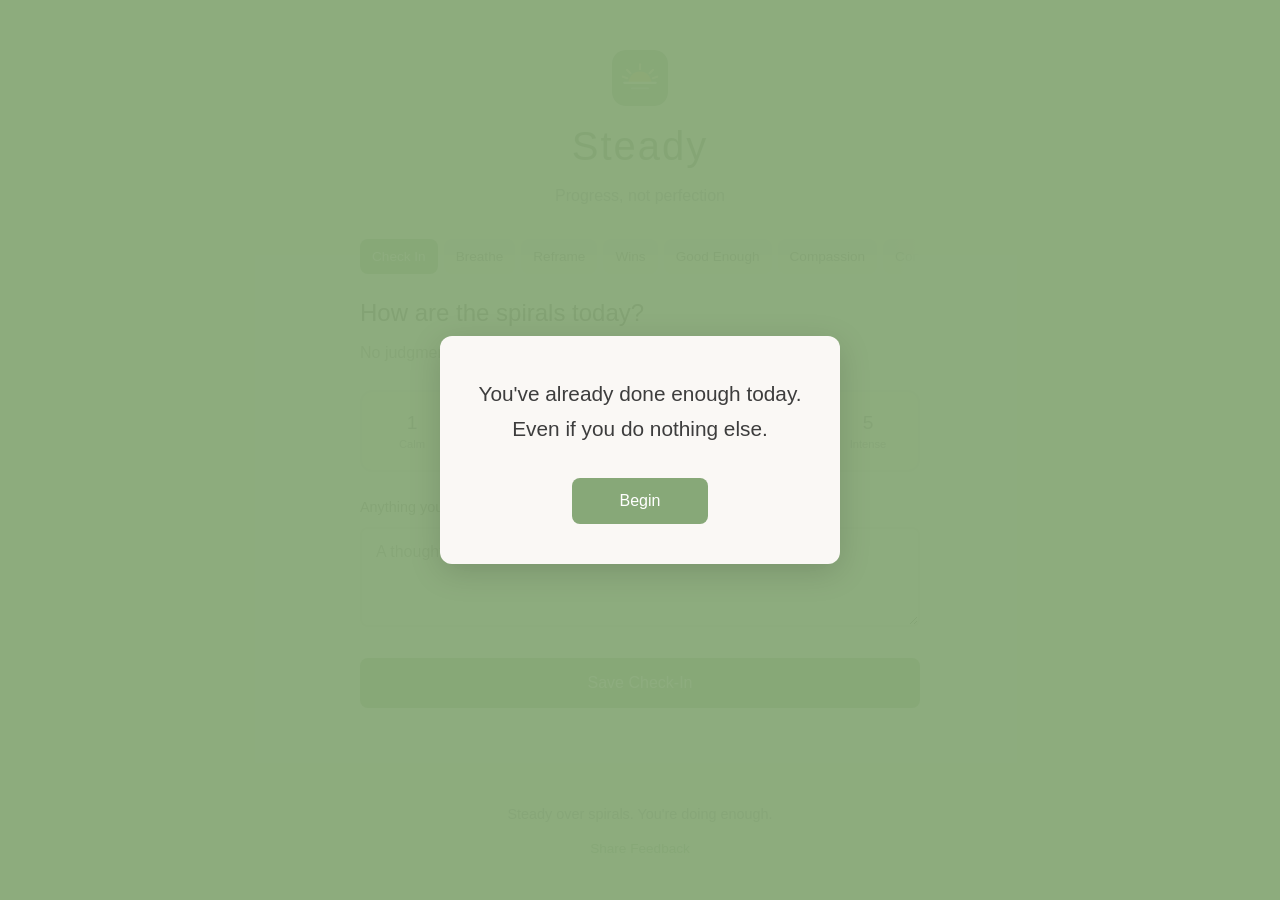
<file: index.html>
<!DOCTYPE html>
<html lang="en">
<head>
    <meta charset="UTF-8">
    <meta name="viewport" content="width=device-width, initial-scale=1.0, user-scalable=no">
    <title>Steady — Over Spirals</title>

    <!-- PWA Meta Tags -->
    <meta name="description" content="A gentle companion for perfectionist OCD. Progress, not perfection.">
    <meta name="theme-color" content="#87a878">
    <meta name="apple-mobile-web-app-capable" content="yes">
    <meta name="apple-mobile-web-app-status-bar-style" content="default">
    <meta name="apple-mobile-web-app-title" content="Steady">

    <!-- Icons -->
    <link rel="icon" type="image/svg+xml" href="icons/icon.svg">
    <link rel="icon" type="image/png" sizes="192x192" href="icons/icon-192.png">
    <link rel="apple-touch-icon" sizes="180x180" href="icons/icon-180.png">

    <!-- Manifest -->
    <link rel="manifest" href="manifest.json">

    <link rel="stylesheet" href="style.css">
</head>
<body>
    <!-- Welcome Affirmation -->
    <div class="affirmation-overlay" id="affirmation-overlay">
        <div class="affirmation-card">
            <p class="affirmation-text" id="affirmation-text"></p>
            <button class="affirmation-dismiss" id="affirmation-dismiss">Begin</button>
        </div>
    </div>

    <div class="app">
        <header class="header">
            <img class="logo" src="icons/icon.svg" alt="" width="56" height="56">
            <h1>Steady</h1>
            <p class="tagline">Progress, not perfection</p>
        </header>

        <div class="nav-wrapper">
            <nav class="nav">
                <button class="nav-btn active" data-section="checkin">Check In</button>
                <button class="nav-btn" data-section="breathe">Breathe</button>
                <button class="nav-btn" data-section="reframe">Reframe</button>
                <button class="nav-btn" data-section="wins">Wins</button>
                <button class="nav-btn" data-section="enough">Good Enough</button>
                <button class="nav-btn" data-section="compassion">Compassion</button>
                <button class="nav-btn" data-section="compare">Compare Detox</button>
                <button class="nav-btn" data-section="mattering">Mattering</button>
                <button class="nav-btn" data-section="winddown">Wind Down</button>
                <button class="nav-btn" data-section="reflect">End of Day</button>
                <button class="nav-btn" data-section="progress">Progress</button>
            </nav>
        </div>

        <main class="main">
            <!-- Daily Check-In -->
            <section id="checkin" class="section active">
                <h2>How are the spirals today?</h2>
                <p class="section-desc">No judgment. Just noticing.</p>

                <div class="checkin-scale">
                    <button class="scale-btn" data-value="1">1<span>Calm</span></button>
                    <button class="scale-btn" data-value="2">2<span>Slight</span></button>
                    <button class="scale-btn" data-value="3">3<span>Present</span></button>
                    <button class="scale-btn" data-value="4">4<span>Strong</span></button>
                    <button class="scale-btn" data-value="5">5<span>Intense</span></button>
                </div>

                <div class="checkin-reflection">
                    <label for="reflection">Anything you want to note? (optional)</label>
                    <textarea id="reflection" placeholder="A thought, a feeling, a moment..."></textarea>
                </div>

                <button class="primary-btn" id="save-checkin">Save Check-In</button>
                <div class="feedback" id="checkin-feedback"></div>
            </section>

            <!-- Box Breathing -->
            <section id="breathe" class="section">
                <h2>Box Breathing</h2>
                <p class="section-desc">Four counts in. Four counts hold. Four counts out. Four counts hold.</p>

                <div class="breathe-container">
                    <div class="breathe-box">
                        <div class="breathe-circle"></div>
                        <span class="breathe-text">Ready</span>
                        <span class="breathe-count"></span>
                    </div>
                </div>

                <div class="breathe-controls">
                    <button class="primary-btn" id="start-breathing">Begin</button>
                    <button class="secondary-btn" id="stop-breathing" style="display: none;">Stop</button>
                </div>

                <div class="breathe-rounds">
                    <span id="round-count">0</span> rounds completed
                </div>
            </section>

            <!-- Thought Reframe -->
            <section id="reframe" class="section">
                <h2>Reframe a thought</h2>
                <p class="section-desc">Write the perfectionist thought. Let's find a gentler angle.</p>

                <div class="reframe-input">
                    <label for="perfectionist-thought">The thought I'm having...</label>
                    <textarea id="perfectionist-thought" placeholder="I can't start until I know exactly how to do it perfectly..."></textarea>
                </div>

                <button class="primary-btn" id="get-reframe">Find a gentler view</button>

                <div class="reframe-output" id="reframe-result">
                    <!-- Reframe will appear here -->
                </div>

                <div class="reframe-history" id="reframe-history">
                    <h3>Past reframes</h3>
                    <div class="history-list" id="reframe-list"></div>
                </div>
            </section>

            <!-- Micro-Wins -->
            <section id="wins" class="section">
                <h2>Log a micro-win</h2>
                <p class="section-desc">Something small you did. It all counts.</p>

                <div class="win-input">
                    <label for="win-text">One small thing...</label>
                    <input type="text" id="win-text" placeholder="I replied to that email">
                </div>

                <button class="primary-btn" id="save-win">Add Win</button>
                <div class="feedback" id="win-feedback"></div>

                <div class="wins-history">
                    <h3>Your wins</h3>
                    <ul class="wins-list" id="wins-list"></ul>
                </div>
            </section>

            <!-- Good Enough Declarations -->
            <section id="enough" class="section">
                <h2>Enough for today</h2>
                <p class="section-desc">Draw the line. What you've done is enough.</p>

                <div class="enough-modes">
                    <button class="mode-btn active" data-mode="release">Release something</button>
                    <button class="mode-btn" data-mode="done">I'm done for today</button>
                </div>

                <div class="enough-release-mode" id="release-mode">
                    <div class="enough-input">
                        <label for="enough-text">What are you letting be "good enough"?</label>
                        <input type="text" id="enough-text" placeholder="The email I sent, the project I worked on...">
                    </div>
                    <button class="primary-btn" id="declare-enough">Let It Be Enough</button>
                </div>

                <div class="enough-done-mode" id="done-mode" style="display: none;">
                    <p class="done-prompt">You've done enough today. Even if the list isn't empty. Even if the voice says otherwise.</p>
                    <button class="primary-btn" id="declare-done">I'm Done For Today</button>
                </div>

                <div class="enough-result" id="enough-result">
                    <!-- Celebration will appear here -->
                </div>

                <div class="enough-history">
                    <h3>Boundaries you've set</h3>
                    <ul class="enough-list" id="enough-list"></ul>
                </div>
            </section>

            <!-- Self-Compassion Prompts -->
            <section id="compassion" class="section">
                <h2>Compassion practice</h2>
                <p class="section-desc">Talk to yourself like someone you love.</p>

                <div class="compassion-modes">
                    <button class="mode-btn active" data-compassion-mode="friend">Best friend lens</button>
                    <button class="mode-btn" data-compassion-mode="child">Five-year-old you</button>
                </div>

                <div class="compassion-friend-mode" id="compassion-friend-mode">
                    <div class="compassion-prompt-card">
                        <p class="compassion-scenario">Think of something you're being hard on yourself about right now.</p>
                    </div>
                    <div class="compassion-input">
                        <label for="compassion-struggle">What are you beating yourself up over?</label>
                        <textarea id="compassion-struggle" placeholder="I didn't finish what I said I would..."></textarea>
                    </div>
                    <button class="primary-btn" id="compassion-friend-btn">What would I tell my best friend?</button>
                </div>

                <div class="compassion-child-mode" id="compassion-child-mode" style="display: none;">
                    <div class="compassion-prompt-card">
                        <p class="compassion-scenario">Picture yourself at five years old. Small, trying hard, wanting to be good enough.</p>
                    </div>
                    <div class="compassion-input">
                        <label for="compassion-child-struggle">What would five-year-old you be upset about?</label>
                        <textarea id="compassion-child-struggle" placeholder="I tried so hard and it still wasn't right..."></textarea>
                    </div>
                    <button class="primary-btn" id="compassion-child-btn">What would I say to that child?</button>
                </div>

                <div class="compassion-response" id="compassion-response"></div>

                <div class="compassion-history">
                    <h3>Past compassion moments</h3>
                    <div class="history-list" id="compassion-list"></div>
                </div>
            </section>

            <!-- Comparison Detox -->
            <section id="compare" class="section">
                <h2>Comparison detox</h2>
                <p class="section-desc">You caught yourself comparing. That takes awareness. Let's work with it.</p>

                <div class="compare-input">
                    <label for="compare-thought">Who or what are you comparing yourself to?</label>
                    <textarea id="compare-thought" placeholder="I saw someone who seems to have it all together..."></textarea>
                </div>

                <button class="primary-btn" id="compare-detox-btn">Detox this comparison</button>

                <div class="compare-response" id="compare-response"></div>

                <div class="compare-redirect" id="compare-redirect" style="display: none;">
                    <h3>Now — back to you</h3>
                    <p class="compare-redirect-prompt">Name one real thing you did recently that you're quietly proud of.</p>
                    <div class="compare-redirect-input">
                        <input type="text" id="compare-redirect-win" placeholder="Something small and real...">
                        <button class="secondary-btn" id="compare-redirect-btn">Reclaim it</button>
                    </div>
                    <div class="compare-reclaim" id="compare-reclaim"></div>
                </div>

                <div class="compare-history">
                    <h3>Detoxed comparisons</h3>
                    <ul class="compare-list" id="compare-list"></ul>
                </div>
            </section>

            <!-- Mattering Reminders -->
            <section id="mattering" class="section">
                <h2>You matter</h2>
                <p class="section-desc">Not for what you do. For who you are.</p>

                <div class="mattering-modes">
                    <button class="mode-btn active" data-mattering-mode="valued">I am valued</button>
                    <button class="mode-btn" data-mattering-mode="addvalue">I add value</button>
                </div>

                <div class="mattering-valued-mode" id="mattering-valued-mode">
                    <div class="mattering-prompt-card" id="mattering-valued-prompt">
                        <!-- Prompt loads here -->
                    </div>
                    <div class="mattering-input">
                        <label for="mattering-valued-text">Your response</label>
                        <textarea id="mattering-valued-text" placeholder="Take a moment to think about this..."></textarea>
                    </div>
                    <button class="primary-btn" id="mattering-valued-btn">Save this reminder</button>
                    <button class="secondary-btn mattering-skip" id="mattering-valued-skip">Try a different prompt</button>
                </div>

                <div class="mattering-addvalue-mode" id="mattering-addvalue-mode" style="display: none;">
                    <div class="mattering-prompt-card" id="mattering-addvalue-prompt">
                        <!-- Prompt loads here -->
                    </div>
                    <div class="mattering-input">
                        <label for="mattering-addvalue-text">Your response</label>
                        <textarea id="mattering-addvalue-text" placeholder="Even small things count..."></textarea>
                    </div>
                    <button class="primary-btn" id="mattering-addvalue-btn">Save this reminder</button>
                    <button class="secondary-btn mattering-skip" id="mattering-addvalue-skip">Try a different prompt</button>
                </div>

                <div class="feedback" id="mattering-feedback"></div>

                <div class="mattering-history">
                    <h3>Your mattering reminders</h3>
                    <ul class="mattering-list" id="mattering-list"></ul>
                </div>
            </section>

            <!-- Wind Down / Sleep Mode -->
            <section id="winddown" class="section">
                <h2>Wind down</h2>
                <p class="section-desc">Put the day's thoughts down before sleep.</p>

                <div class="winddown-step" id="winddown-step-1">
                    <div class="winddown-prompt-card">
                        <span class="winddown-icon">&#9790;</span>
                        <p>Your mind is still carrying things from today. Let's set them down, one by one.</p>
                    </div>

                    <div class="winddown-input">
                        <label for="winddown-thought">What's replaying in your mind right now?</label>
                        <textarea id="winddown-thought" placeholder="That thing I said... the mistake I made... what I should have done..."></textarea>
                    </div>
                    <button class="primary-btn" id="winddown-release-btn">Put it down</button>

                    <div class="winddown-pile" id="winddown-pile">
                        <!-- Released thoughts appear here -->
                    </div>

                    <button class="primary-btn" id="winddown-next-btn" style="display: none;">I've put enough down</button>
                </div>

                <div class="winddown-step" id="winddown-step-2" style="display: none;">
                    <div class="winddown-closing" id="winddown-closing">
                        <!-- Closing content renders here -->
                    </div>
                    <button class="secondary-btn" id="winddown-reset">Start over</button>
                </div>

                <div class="winddown-history">
                    <h3>Past wind-downs</h3>
                    <ul class="winddown-list" id="winddown-list"></ul>
                </div>
            </section>

            <!-- End of Day Reflection -->
            <section id="reflect" class="section">
                <h2>Close the day</h2>
                <p class="section-desc">Look back gently. You did more than you think.</p>

                <div class="reflect-step" id="reflect-step-1">
                    <label for="reflect-items">What did you actually do today?</label>
                    <p class="reflect-hint">Small things count. Got dressed? Ate? Replied to a message? List anything.</p>
                    <div class="reflect-entries" id="reflect-entries">
                        <!-- Entries will be added here -->
                    </div>
                    <div class="reflect-add">
                        <input type="text" id="reflect-item-input" placeholder="I did this one thing...">
                        <button class="secondary-btn reflect-add-btn" id="add-reflect-item">Add</button>
                    </div>
                    <button class="primary-btn" id="reflect-next" disabled>See what I did</button>
                </div>

                <div class="reflect-step" id="reflect-step-2" style="display: none;">
                    <div class="reflect-summary" id="reflect-summary">
                        <!-- Summary renders here -->
                    </div>

                    <div class="reflect-traps">
                        <h3>Do any of these feel familiar right now?</h3>
                        <div class="trap-list" id="trap-list">
                            <button class="trap-btn" data-trap="goalposts">I keep moving the goalpost</button>
                            <button class="trap-btn" data-trap="comparing">I'm comparing myself to others</button>
                            <button class="trap-btn" data-trap="discounting">I'm discounting what I did</button>
                            <button class="trap-btn" data-trap="shouldhave">I'm focused on what I didn't do</button>
                        </div>
                        <div class="trap-response" id="trap-response">
                            <!-- Trap-specific response appears here -->
                        </div>
                    </div>

                    <button class="primary-btn reflect-close-btn" id="close-the-day">Close the day</button>
                </div>

                <div class="reflect-step" id="reflect-step-3" style="display: none;">
                    <div class="reflect-closed" id="reflect-closed">
                        <!-- Closing message renders here -->
                    </div>
                </div>

                <div class="reflect-history">
                    <h3>Past reflections</h3>
                    <ul class="reflect-list" id="reflect-list"></ul>
                </div>
            </section>

            <!-- Progress View -->
            <section id="progress" class="section">
                <h2>Your steady journey</h2>
                <p class="section-desc">Patterns over time. No streaks—just presence.</p>

                <div class="stats">
                    <div class="stat-card">
                        <span class="stat-number" id="total-checkins">0</span>
                        <span class="stat-label">Check-ins</span>
                    </div>
                    <div class="stat-card">
                        <span class="stat-number" id="total-wins">0</span>
                        <span class="stat-label">Micro-wins</span>
                    </div>
                    <div class="stat-card">
                        <span class="stat-number" id="total-releases">0</span>
                        <span class="stat-label">Released</span>
                    </div>
                    <div class="stat-card">
                        <span class="stat-number" id="total-reframes">0</span>
                        <span class="stat-label">Reframes</span>
                    </div>
                    <div class="stat-card">
                        <span class="stat-number" id="total-reflections">0</span>
                        <span class="stat-label">Days closed</span>
                    </div>
                    <div class="stat-card">
                        <span class="stat-number" id="total-compassion">0</span>
                        <span class="stat-label">Compassion</span>
                    </div>
                    <div class="stat-card">
                        <span class="stat-number" id="total-detoxes">0</span>
                        <span class="stat-label">Detoxed</span>
                    </div>
                    <div class="stat-card">
                        <span class="stat-number" id="total-mattering">0</span>
                        <span class="stat-label">Mattering</span>
                    </div>
                    <div class="stat-card">
                        <span class="stat-number" id="total-winddowns">0</span>
                        <span class="stat-label">Wind-downs</span>
                    </div>
                </div>

                <div class="checkin-chart">
                    <h3>Recent check-ins</h3>
                    <div class="chart" id="checkin-chart">
                        <!-- Simple bar chart will render here -->
                    </div>
                    <div class="checkin-detail" id="checkin-detail">
                        <!-- Selected check-in details appear here -->
                    </div>
                </div>

                <div class="recent-activity">
                    <h3>Recent activity</h3>
                    <ul class="activity-list" id="activity-list"></ul>
                </div>
            </section>
        </main>

        <footer class="footer">
            <p>Steady over spirals. You're doing enough.</p>
            <a href="mailto:collaborate@sparkable.com?subject=Steady%20Feedback" class="feedback-link">Share Feedback</a>
        </footer>
    </div>

    <script src="app.js"></script>
    <script>
        // Register Service Worker for PWA
        if ('serviceWorker' in navigator) {
            window.addEventListener('load', () => {
                navigator.serviceWorker.register('service-worker.js')
                    .then(reg => console.log('Steady ready for offline use'))
                    .catch(err => console.log('Service worker registration failed:', err));
            });
        }
    </script>
</body>
</html>
</file>
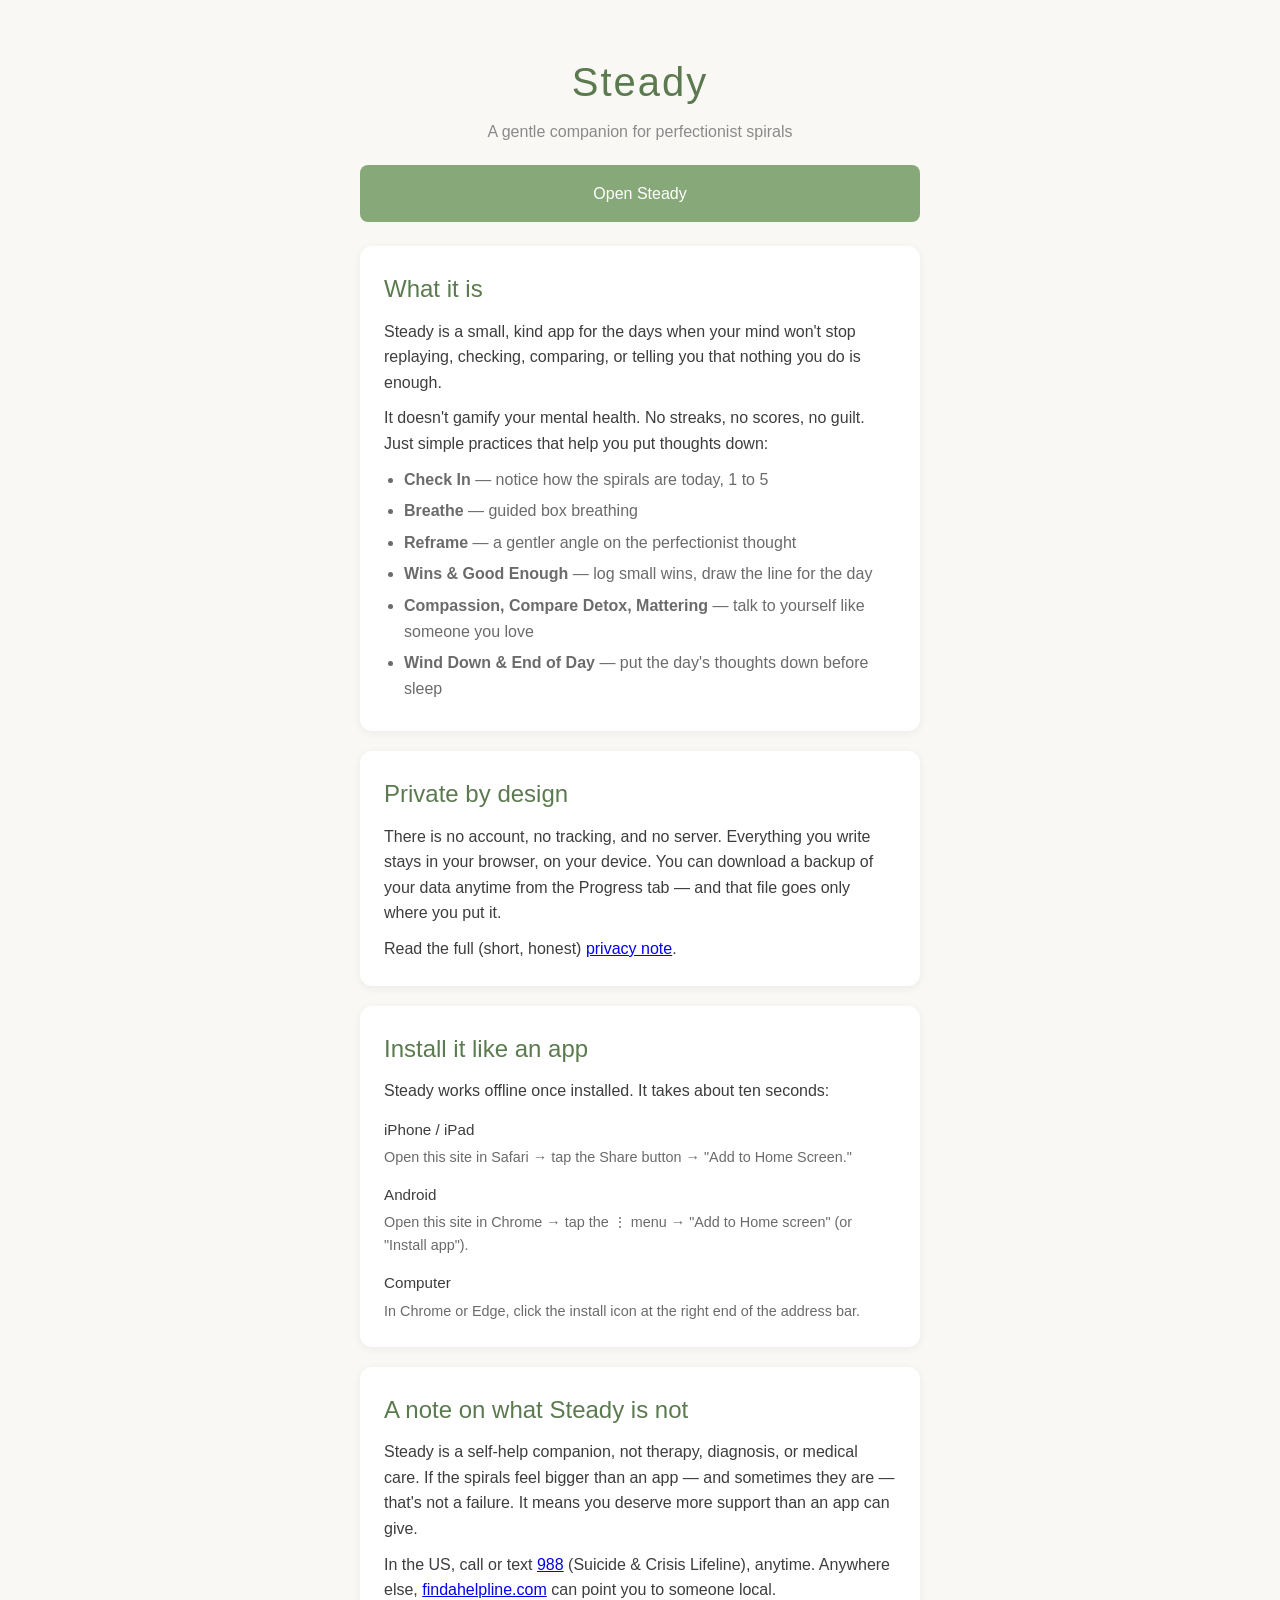
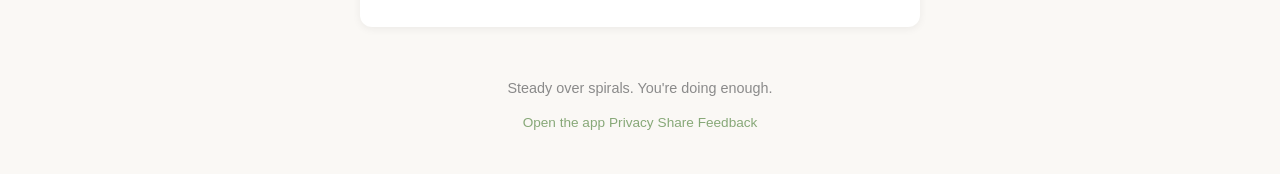
<file: about.html>
<!DOCTYPE html>
<html lang="en">
<head>
    <meta charset="UTF-8">
    <meta name="viewport" content="width=device-width, initial-scale=1.0">
    <title>About Steady — Over Spirals</title>
    <meta name="description" content="Steady is a gentle, private companion for perfectionist spirals. Free, no account, your data never leaves your device.">
    <meta name="theme-color" content="#87a878">
    <link rel="icon" type="image/png" sizes="192x192" href="icons/icon-192.png">
    <link rel="apple-touch-icon" href="icons/icon-192.png">
    <link rel="stylesheet" href="style.css">
    <style>
        .about-section {
            background: white;
            border-radius: var(--radius);
            padding: 24px;
            margin-bottom: 20px;
            box-shadow: var(--shadow-soft);
        }
        .about-section h2 {
            font-weight: 400;
            color: var(--sage-dark);
            margin-bottom: 10px;
        }
        .about-section p + p {
            margin-top: 10px;
        }
        .about-section ul {
            margin: 10px 0 0 20px;
            color: var(--text-secondary);
        }
        .about-section li {
            margin-bottom: 6px;
        }
        .open-app {
            display: block;
            text-align: center;
            text-decoration: none;
            margin: 0 0 24px;
        }
        .install-steps {
            margin-top: 10px;
        }
        .install-steps h3 {
            font-weight: 500;
            color: var(--text-primary);
            margin: 14px 0 4px;
            font-size: 0.95rem;
        }
        .install-steps p {
            color: var(--text-secondary);
            font-size: 0.9rem;
        }
    </style>
</head>
<body>
    <div class="app">
        <header class="header">
            <h1>Steady</h1>
            <p class="tagline">A gentle companion for perfectionist spirals</p>
        </header>

        <main class="main">
            <a class="primary-btn open-app" href="index.html">Open Steady</a>

            <div class="about-section">
                <h2>What it is</h2>
                <p>Steady is a small, kind app for the days when your mind won't stop replaying, checking, comparing, or telling you that nothing you do is enough.</p>
                <p>It doesn't gamify your mental health. No streaks, no scores, no guilt. Just simple practices that help you put thoughts down:</p>
                <ul>
                    <li><strong>Check In</strong> — notice how the spirals are today, 1 to 5</li>
                    <li><strong>Breathe</strong> — guided box breathing</li>
                    <li><strong>Reframe</strong> — a gentler angle on the perfectionist thought</li>
                    <li><strong>Wins &amp; Good Enough</strong> — log small wins, draw the line for the day</li>
                    <li><strong>Compassion, Compare Detox, Mattering</strong> — talk to yourself like someone you love</li>
                    <li><strong>Wind Down &amp; End of Day</strong> — put the day's thoughts down before sleep</li>
                </ul>
            </div>

            <div class="about-section">
                <h2>Private by design</h2>
                <p>There is no account, no tracking, and no server. Everything you write stays in your browser, on your device. You can download a backup of your data anytime from the Progress tab — and that file goes only where you put it.</p>
                <p>Read the full (short, honest) <a href="privacy.html">privacy note</a>.</p>
            </div>

            <div class="about-section">
                <h2>Install it like an app</h2>
                <p>Steady works offline once installed. It takes about ten seconds:</p>
                <div class="install-steps">
                    <h3>iPhone / iPad</h3>
                    <p>Open this site in Safari → tap the Share button → "Add to Home Screen."</p>
                    <h3>Android</h3>
                    <p>Open this site in Chrome → tap the ⋮ menu → "Add to Home screen" (or "Install app").</p>
                    <h3>Computer</h3>
                    <p>In Chrome or Edge, click the install icon at the right end of the address bar.</p>
                </div>
            </div>

            <div class="about-section">
                <h2>A note on what Steady is not</h2>
                <p>Steady is a self-help companion, not therapy, diagnosis, or medical care. If the spirals feel bigger than an app — and sometimes they are — that's not a failure. It means you deserve more support than an app can give.</p>
                <p>In the US, call or text <a href="tel:988">988</a> (Suicide &amp; Crisis Lifeline), anytime. Anywhere else, <a href="https://findahelpline.com" target="_blank" rel="noopener">findahelpline.com</a> can point you to someone local.</p>
            </div>
        </main>

        <footer class="footer">
            <p>Steady over spirals. You're doing enough.</p>
            <div class="footer-links">
                <a href="index.html" class="feedback-link">Open the app</a>
                <a href="privacy.html" class="feedback-link">Privacy</a>
                <a href="mailto:collaborate@sparkable.com?subject=Steady%20Feedback" class="feedback-link">Share Feedback</a>
            </div>
        </footer>
    </div>
</body>
</html>
</file>
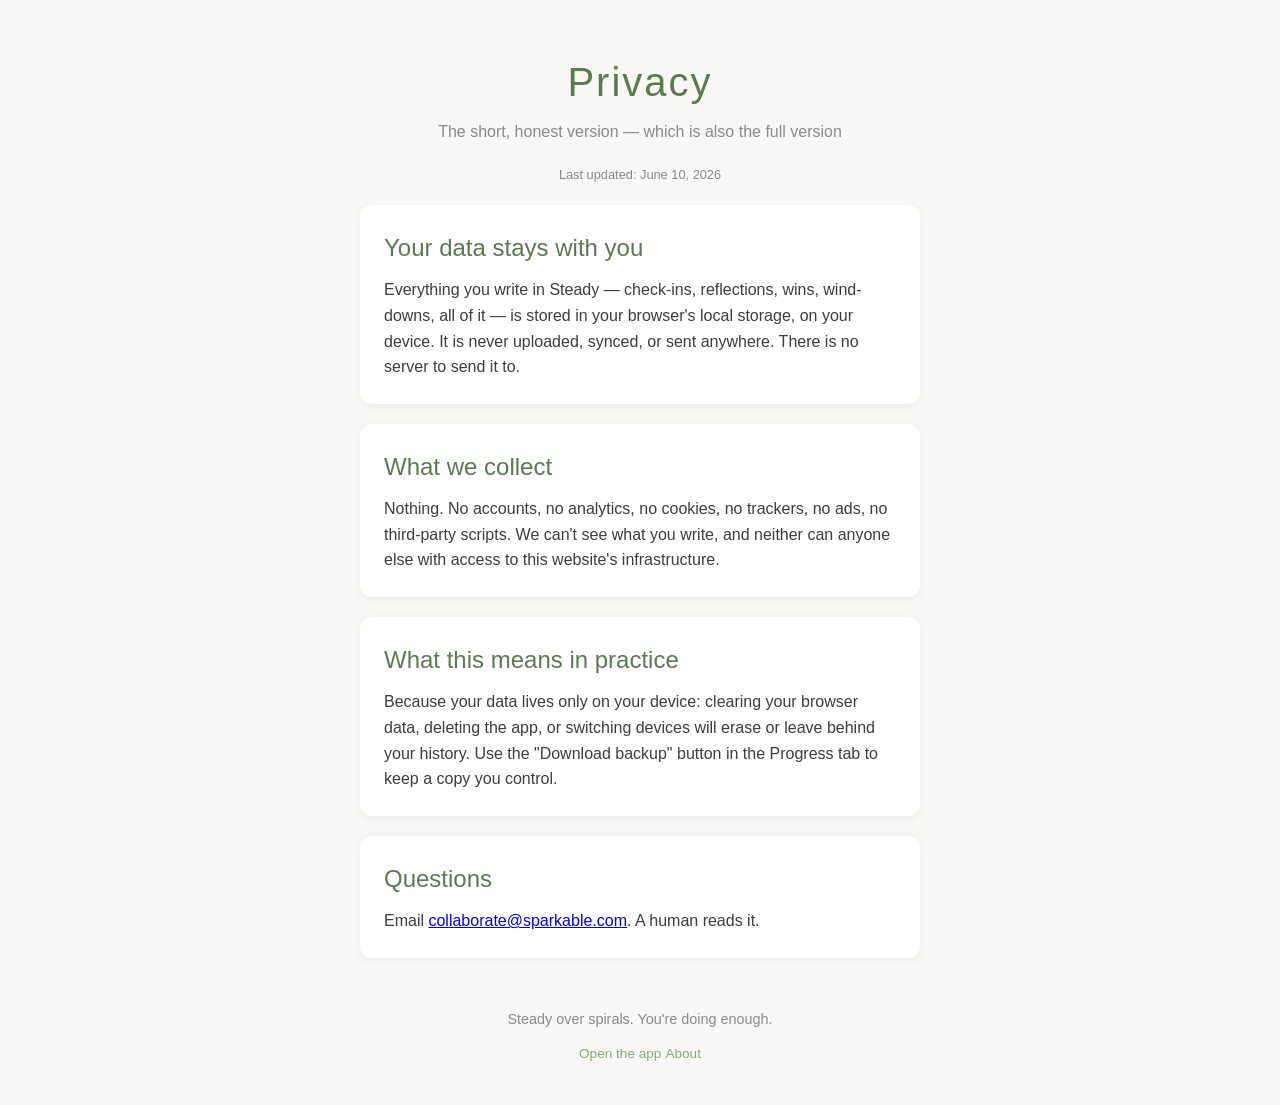
<file: privacy.html>
<!DOCTYPE html>
<html lang="en">
<head>
    <meta charset="UTF-8">
    <meta name="viewport" content="width=device-width, initial-scale=1.0">
    <title>Privacy — Steady</title>
    <meta name="description" content="Steady's privacy policy: no accounts, no tracking, no servers. Your data stays on your device.">
    <meta name="theme-color" content="#87a878">
    <link rel="icon" type="image/png" sizes="192x192" href="icons/icon-192.png">
    <link rel="stylesheet" href="style.css">
    <style>
        .privacy-section {
            background: white;
            border-radius: var(--radius);
            padding: 24px;
            margin-bottom: 20px;
            box-shadow: var(--shadow-soft);
        }
        .privacy-section h2 {
            font-weight: 400;
            color: var(--sage-dark);
            margin-bottom: 10px;
        }
        .privacy-section p + p {
            margin-top: 10px;
        }
        .privacy-updated {
            text-align: center;
            font-size: 0.8rem;
            color: var(--text-gentle);
            margin-bottom: 20px;
        }
    </style>
</head>
<body>
    <div class="app">
        <header class="header">
            <h1>Privacy</h1>
            <p class="tagline">The short, honest version — which is also the full version</p>
        </header>

        <main class="main">
            <p class="privacy-updated">Last updated: June 10, 2026</p>

            <div class="privacy-section">
                <h2>Your data stays with you</h2>
                <p>Everything you write in Steady — check-ins, reflections, wins, wind-downs, all of it — is stored in your browser's local storage, on your device. It is never uploaded, synced, or sent anywhere. There is no server to send it to.</p>
            </div>

            <div class="privacy-section">
                <h2>What we collect</h2>
                <p>Nothing. No accounts, no analytics, no cookies, no trackers, no ads, no third-party scripts. We can't see what you write, and neither can anyone else with access to this website's infrastructure.</p>
            </div>

            <div class="privacy-section">
                <h2>What this means in practice</h2>
                <p>Because your data lives only on your device: clearing your browser data, deleting the app, or switching devices will erase or leave behind your history. Use the "Download backup" button in the Progress tab to keep a copy you control.</p>
            </div>

            <div class="privacy-section">
                <h2>Questions</h2>
                <p>Email <a href="mailto:collaborate@sparkable.com?subject=Steady%20Privacy">collaborate@sparkable.com</a>. A human reads it.</p>
            </div>
        </main>

        <footer class="footer">
            <p>Steady over spirals. You're doing enough.</p>
            <div class="footer-links">
                <a href="index.html" class="feedback-link">Open the app</a>
                <a href="about.html" class="feedback-link">About</a>
            </div>
        </footer>
    </div>
</body>
</html>
</file>
<file: style.css>
/* Steady — Warm, calm design system */

:root {
    /* Warm, calming palette */
    --sage: #87a878;
    --sage-light: #b8d4a8;
    --sage-dark: #5c7a50;

    --warm-white: #faf8f5;
    --warm-cream: #f5f0e8;
    --warm-gray: #e8e4dc;

    --text-primary: #3d3d3d;
    --text-secondary: #6b6b6b;
    --text-gentle: #8a8a8a;

    --amber-notice: #e8c868;
    --amber-soft: #f5e6b8;

    /* No red — ever */

    --shadow-soft: 0 2px 8px rgba(0, 0, 0, 0.06);
    --shadow-lift: 0 4px 16px rgba(0, 0, 0, 0.08);

    --radius: 12px;
    --radius-sm: 8px;

    --transition: 0.2s ease;
}

* {
    margin: 0;
    padding: 0;
    box-sizing: border-box;
}

body {
    font-family: -apple-system, BlinkMacSystemFont, 'Segoe UI', Roboto, Oxygen, Ubuntu, sans-serif;
    background: var(--warm-white);
    color: var(--text-primary);
    line-height: 1.6;
    min-height: 100vh;
}

.app {
    max-width: 600px;
    margin: 0 auto;
    padding: 20px;
    min-height: 100vh;
    display: flex;
    flex-direction: column;
}

/* Header */
.header {
    text-align: center;
    padding: 30px 0 20px;
}

.logo {
    display: block;
    margin: 0 auto 8px;
    border-radius: 14px;
}

.header h1 {
    font-size: 2.5rem;
    font-weight: 300;
    color: var(--sage-dark);
    letter-spacing: 0.05em;
}

.tagline {
    color: var(--text-gentle);
    font-size: 1rem;
    margin-top: 5px;
}

/* Navigation */
.nav-wrapper {
    position: relative;
}

.nav-wrapper::after {
    content: '';
    position: absolute;
    right: 0;
    top: 0;
    bottom: 0;
    width: 32px;
    background: linear-gradient(to right, transparent, var(--warm-white));
    pointer-events: none;
    z-index: 1;
    transition: opacity 0.3s ease;
}

.nav-wrapper.scrolled-end::after {
    opacity: 0;
}

.nav {
    display: flex;
    gap: 6px;
    padding: 10px 0 20px;
    overflow-x: auto;
    -webkit-overflow-scrolling: touch;
    scrollbar-width: none;
}

.nav::-webkit-scrollbar {
    display: none;
}

.nav-btn {
    flex-shrink: 0;
    padding: 10px 12px;
    border: none;
    background: var(--warm-cream);
    color: var(--text-secondary);
    border-radius: var(--radius-sm);
    cursor: pointer;
    font-size: 0.85rem;
    transition: var(--transition);
}

.nav-btn:hover {
    background: var(--warm-gray);
}

.nav-btn.active {
    background: var(--sage);
    color: white;
}

/* Main content */
.main {
    flex: 1;
}

.section {
    display: none;
    animation: fadeIn 0.3s ease;
}

.section.active {
    display: block;
}

@keyframes fadeIn {
    from { opacity: 0; transform: translateY(10px); }
    to { opacity: 1; transform: translateY(0); }
}

.section h2 {
    font-size: 1.5rem;
    font-weight: 400;
    color: var(--text-primary);
    margin-bottom: 8px;
}

.section-desc {
    color: var(--text-gentle);
    margin-bottom: 24px;
}

/* Check-in scale */
.checkin-scale {
    display: flex;
    gap: 10px;
    margin-bottom: 24px;
}

.scale-btn {
    flex: 1;
    padding: 20px 10px;
    border: 2px solid var(--warm-gray);
    background: var(--warm-cream);
    border-radius: var(--radius);
    cursor: pointer;
    transition: var(--transition);
    display: flex;
    flex-direction: column;
    align-items: center;
    gap: 4px;
    font-size: 1.2rem;
    font-weight: 500;
    color: var(--text-secondary);
}

.scale-btn span {
    font-size: 0.7rem;
    font-weight: 400;
    color: var(--text-gentle);
}

.scale-btn:hover {
    border-color: var(--sage-light);
    background: white;
}

.scale-btn.selected {
    border-color: var(--sage);
    background: var(--sage-light);
    color: var(--sage-dark);
}

.scale-btn.selected span {
    color: var(--sage-dark);
}

/* Form elements */
label {
    display: block;
    font-size: 0.9rem;
    color: var(--text-secondary);
    margin-bottom: 8px;
}

textarea, input[type="text"] {
    width: 100%;
    padding: 14px;
    border: 2px solid var(--warm-gray);
    border-radius: var(--radius-sm);
    font-size: 1rem;
    font-family: inherit;
    background: white;
    color: var(--text-primary);
    transition: var(--transition);
    resize: vertical;
}

textarea {
    min-height: 100px;
}

textarea:focus, input[type="text"]:focus {
    outline: none;
    border-color: var(--sage);
}

textarea::placeholder, input::placeholder {
    color: var(--text-gentle);
}

.checkin-reflection {
    margin-bottom: 24px;
}

/* Primary button */
.primary-btn {
    width: 100%;
    padding: 16px;
    border: none;
    background: var(--sage);
    color: white;
    border-radius: var(--radius-sm);
    font-size: 1rem;
    font-weight: 500;
    cursor: pointer;
    transition: var(--transition);
}

.primary-btn:hover {
    background: var(--sage-dark);
    transform: translateY(-1px);
    box-shadow: var(--shadow-lift);
}

.primary-btn:active {
    transform: translateY(0);
}

/* Feedback messages */
.feedback {
    text-align: center;
    padding: 24px;
    margin-top: 20px;
    border-radius: var(--radius);
    display: none;
    font-size: 1.1rem;
    font-weight: 500;
}

.feedback.show {
    display: block;
    animation: popIn 0.4s ease;
}

@keyframes popIn {
    0% { opacity: 0; transform: scale(0.9); }
    50% { transform: scale(1.02); }
    100% { opacity: 1; transform: scale(1); }
}

.feedback.success {
    background: var(--sage);
    color: white;
    box-shadow: var(--shadow-lift);
}

.feedback.success::before {
    content: "✓ ";
    font-size: 1.2rem;
}

/* Reframe section */
.reframe-input {
    margin-bottom: 20px;
}

.reframe-output {
    margin-top: 20px;
    padding: 20px;
    background: var(--warm-cream);
    border-radius: var(--radius);
    display: none;
}

.reframe-output.show {
    display: block;
    animation: fadeIn 0.3s ease;
}

.reframe-output p {
    color: var(--text-primary);
    font-style: italic;
    line-height: 1.7;
}

.reframe-history {
    margin-top: 30px;
    padding-top: 20px;
    border-top: 1px solid var(--warm-gray);
}

.reframe-history h3, .wins-history h3, .enough-history h3 {
    font-size: 1rem;
    font-weight: 500;
    color: var(--text-secondary);
    margin-bottom: 12px;
}

.history-list {
    display: flex;
    flex-direction: column;
    gap: 12px;
}

.history-item {
    padding: 12px;
    background: white;
    border-radius: var(--radius-sm);
    border-left: 3px solid var(--sage-light);
}

.history-item .thought {
    font-size: 0.85rem;
    color: var(--text-gentle);
    margin-bottom: 6px;
}

.history-item .reframe {
    color: var(--text-primary);
    font-style: italic;
}

.history-item .date {
    font-size: 0.75rem;
    color: var(--text-gentle);
    margin-top: 8px;
}

/* Wins section */
.win-input {
    margin-bottom: 20px;
}

.wins-history {
    margin-top: 30px;
}

.wins-list, .enough-list {
    list-style: none;
    display: flex;
    flex-direction: column;
    gap: 8px;
}

.wins-list li, .enough-list li {
    padding: 12px 16px;
    background: white;
    border-radius: var(--radius-sm);
    display: flex;
    justify-content: space-between;
    align-items: center;
    box-shadow: var(--shadow-soft);
}

.wins-list .win-text, .enough-list .enough-text {
    color: var(--text-primary);
}

.wins-list .win-date, .enough-list .enough-date {
    font-size: 0.8rem;
    color: var(--text-gentle);
}

/* Good enough section */
.enough-modes {
    display: flex;
    gap: 8px;
    margin-bottom: 20px;
}

.mode-btn {
    flex: 1;
    padding: 12px 16px;
    border: 2px solid var(--warm-gray);
    background: var(--warm-cream);
    color: var(--text-secondary);
    border-radius: var(--radius-sm);
    cursor: pointer;
    font-size: 0.9rem;
    transition: var(--transition);
}

.mode-btn:hover {
    border-color: var(--sage-light);
}

.mode-btn.active {
    border-color: var(--sage);
    background: var(--sage-light);
    color: var(--sage-dark);
}

.done-prompt {
    text-align: center;
    padding: 24px;
    background: var(--warm-cream);
    border-radius: var(--radius);
    color: var(--text-primary);
    font-size: 1.1rem;
    line-height: 1.6;
    margin-bottom: 20px;
}

.enough-input {
    margin-bottom: 20px;
}

.enough-result {
    margin-top: 20px;
    padding: 24px;
    background: var(--sage-light);
    border-radius: var(--radius);
    text-align: center;
    display: none;
}

.enough-result.show {
    display: block;
    animation: celebrate 0.5s ease;
}

@keyframes celebrate {
    0% { opacity: 0; transform: scale(0.9); }
    50% { transform: scale(1.02); }
    100% { opacity: 1; transform: scale(1); }
}

.enough-result p {
    color: var(--sage-dark);
    font-size: 1.1rem;
}

.enough-result .checkmark {
    font-size: 2rem;
    display: block;
    margin-bottom: 8px;
}

.enough-history {
    margin-top: 30px;
}

.enough-list li.done-entry {
    background: var(--sage-light);
    border-left: 3px solid var(--sage);
}

/* Progress section */
.stats {
    display: grid;
    grid-template-columns: repeat(2, 1fr);
    gap: 12px;
    margin-bottom: 30px;
}

.stat-card {
    background: white;
    padding: 20px;
    border-radius: var(--radius);
    text-align: center;
    box-shadow: var(--shadow-soft);
}

.stat-number {
    display: block;
    font-size: 2rem;
    font-weight: 300;
    color: var(--sage-dark);
}

.stat-label {
    font-size: 0.85rem;
    color: var(--text-gentle);
}

.checkin-chart {
    margin-bottom: 30px;
}

.checkin-chart h3, .recent-activity h3 {
    font-size: 1rem;
    font-weight: 500;
    color: var(--text-secondary);
    margin-bottom: 12px;
}

.chart {
    display: flex;
    align-items: flex-end;
    justify-content: flex-start;
    gap: 8px;
    height: 140px;
    padding: 10px 10px 30px 10px;
    background: white;
    border-radius: var(--radius-sm);
}

.chart-bar {
    width: 50px;
    flex-shrink: 0;
    background: var(--sage-light);
    border-radius: 4px 4px 0 0;
    transition: var(--transition);
    position: relative;
    min-height: 10px;
}

.chart-bar:hover {
    background: var(--sage);
}

.chart-bar .bar-label {
    position: absolute;
    bottom: -22px;
    left: 50%;
    transform: translateX(-50%);
    font-size: 0.75rem;
    color: var(--text-gentle);
    white-space: nowrap;
}

.chart-bar {
    cursor: pointer;
}

.chart-bar.selected {
    background: var(--sage);
}

.checkin-detail {
    margin-top: 16px;
    padding: 16px;
    background: var(--warm-cream);
    border-radius: var(--radius-sm);
    border-left: 3px solid var(--sage);
    display: none;
}

.checkin-detail.show {
    display: block;
    animation: fadeIn 0.3s ease;
}

.checkin-detail .detail-header {
    display: flex;
    justify-content: space-between;
    align-items: center;
    margin-bottom: 8px;
}

.checkin-detail .detail-level {
    font-size: 1.1rem;
    font-weight: 500;
    color: var(--sage-dark);
}

.checkin-detail .detail-date {
    font-size: 0.85rem;
    color: var(--text-gentle);
}

.checkin-detail .detail-reflection {
    color: var(--text-secondary);
    font-style: italic;
    line-height: 1.6;
}

.checkin-detail .no-reflection {
    color: var(--text-gentle);
    font-style: italic;
}

.activity-list {
    list-style: none;
    display: flex;
    flex-direction: column;
    gap: 8px;
}

.activity-list li {
    padding: 12px;
    background: white;
    border-radius: var(--radius-sm);
    font-size: 0.9rem;
    color: var(--text-secondary);
    display: flex;
    justify-content: space-between;
}

.activity-list .activity-type {
    color: var(--sage-dark);
    font-weight: 500;
}

.activity-list .activity-date {
    font-size: 0.8rem;
    color: var(--text-gentle);
}

/* Footer */
.footer {
    text-align: center;
    padding: 30px 0 20px;
    color: var(--text-gentle);
    font-size: 0.9rem;
}

.feedback-link {
    display: inline-block;
    margin-top: 12px;
    color: var(--sage);
    text-decoration: none;
    font-size: 0.85rem;
}

.feedback-link:hover {
    text-decoration: underline;
}

/* Empty states */
.empty-state {
    text-align: center;
    padding: 30px;
    color: var(--text-gentle);
    font-style: italic;
}

/* Breathwork section */
.breathe-container {
    display: flex;
    justify-content: center;
    align-items: center;
    padding: 40px 0;
}

.breathe-box {
    width: 200px;
    height: 200px;
    border-radius: 50%;
    background: var(--warm-cream);
    border: 3px solid var(--sage-light);
    display: flex;
    flex-direction: column;
    justify-content: center;
    align-items: center;
    position: relative;
    transition: transform 4s ease-in-out, background 4s ease-in-out, border-color 4s ease-in-out;
}

.breathe-box.inhale {
    transform: scale(1.2);
    background: var(--sage-light);
    border-color: var(--sage);
}

.breathe-box.hold-in {
    transform: scale(1.2);
    background: var(--sage-light);
    border-color: var(--sage);
}

.breathe-box.exhale {
    transform: scale(1);
    background: var(--warm-cream);
    border-color: var(--sage-light);
}

.breathe-box.hold-out {
    transform: scale(1);
    background: var(--warm-cream);
    border-color: var(--sage-light);
}

.breathe-circle {
    width: 20px;
    height: 20px;
    background: var(--sage);
    border-radius: 50%;
    position: absolute;
    top: 50%;
    left: 50%;
    transform: translate(-50%, -50%);
    opacity: 0.6;
}

.breathe-text {
    font-size: 1.3rem;
    font-weight: 500;
    color: var(--sage-dark);
    z-index: 1;
}

.breathe-count {
    font-size: 2.5rem;
    font-weight: 300;
    color: var(--sage-dark);
    margin-top: 4px;
    min-height: 40px;
}

.breathe-controls {
    display: flex;
    gap: 12px;
    justify-content: center;
    margin-top: 20px;
}

.breathe-controls .primary-btn,
.breathe-controls .secondary-btn {
    width: auto;
    padding: 14px 40px;
}

.secondary-btn {
    padding: 16px;
    border: 2px solid var(--sage);
    background: transparent;
    color: var(--sage-dark);
    border-radius: var(--radius-sm);
    font-size: 1rem;
    font-weight: 500;
    cursor: pointer;
    transition: var(--transition);
}

.secondary-btn:hover {
    background: var(--sage-light);
}

.breathe-rounds {
    text-align: center;
    margin-top: 24px;
    color: var(--text-gentle);
    font-size: 0.95rem;
}

.breathe-rounds span {
    color: var(--sage-dark);
    font-weight: 500;
}

/* Welcome Affirmation Overlay */
.affirmation-overlay {
    position: fixed;
    top: 0;
    left: 0;
    right: 0;
    bottom: 0;
    background: rgba(135, 168, 120, 0.95);
    display: flex;
    justify-content: center;
    align-items: center;
    z-index: 1000;
    padding: 24px;
    animation: affirmationFadeIn 0.6s ease;
}

.affirmation-overlay.hidden {
    display: none;
}

@keyframes affirmationFadeIn {
    from { opacity: 0; }
    to { opacity: 1; }
}

.affirmation-card {
    max-width: 400px;
    background: var(--warm-white);
    border-radius: var(--radius);
    padding: 40px 32px;
    text-align: center;
    box-shadow: 0 8px 32px rgba(0, 0, 0, 0.15);
    animation: affirmationSlideUp 0.5s ease 0.2s both;
}

@keyframes affirmationSlideUp {
    from {
        opacity: 0;
        transform: translateY(20px);
    }
    to {
        opacity: 1;
        transform: translateY(0);
    }
}

.affirmation-text {
    font-size: 1.3rem;
    line-height: 1.7;
    color: var(--text-primary);
    margin-bottom: 32px;
    font-weight: 400;
}

.affirmation-dismiss {
    padding: 14px 48px;
    border: none;
    background: var(--sage);
    color: white;
    border-radius: var(--radius-sm);
    font-size: 1rem;
    font-weight: 500;
    cursor: pointer;
    transition: var(--transition);
}

.affirmation-dismiss:hover {
    background: var(--sage-dark);
    transform: translateY(-1px);
}

/* End of Day Reflection */
.reflect-hint {
    font-size: 0.85rem;
    color: var(--text-gentle);
    margin-bottom: 16px;
    font-style: italic;
}

.reflect-entries {
    display: flex;
    flex-direction: column;
    gap: 8px;
    margin-bottom: 16px;
}

.reflect-entry {
    display: flex;
    justify-content: space-between;
    align-items: center;
    padding: 10px 14px;
    background: white;
    border-radius: var(--radius-sm);
    border-left: 3px solid var(--sage-light);
    box-shadow: var(--shadow-soft);
    animation: fadeIn 0.3s ease;
}

.reflect-entry-text {
    color: var(--text-primary);
    font-size: 0.95rem;
}

.reflect-entry-remove {
    background: none;
    border: none;
    color: var(--text-gentle);
    font-size: 1.3rem;
    cursor: pointer;
    padding: 0 4px;
    line-height: 1;
    transition: var(--transition);
}

.reflect-entry-remove:hover {
    color: var(--text-secondary);
}

.reflect-add {
    display: flex;
    gap: 8px;
    margin-bottom: 20px;
}

.reflect-add input {
    flex: 1;
}

.reflect-add-btn {
    flex-shrink: 0;
    padding: 14px 20px;
}

.reflect-summary {
    background: var(--warm-cream);
    border-radius: var(--radius);
    padding: 24px;
    margin-bottom: 24px;
    animation: fadeIn 0.4s ease;
}

.reflect-count {
    font-size: 1.2rem;
    color: var(--text-primary);
    margin-bottom: 16px;
    text-align: center;
}

.reflect-count strong {
    color: var(--sage-dark);
}

.reflect-summary-list {
    list-style: none;
    display: flex;
    flex-direction: column;
    gap: 8px;
    margin-bottom: 16px;
}

.reflect-summary-list li {
    padding: 10px 14px;
    background: white;
    border-radius: var(--radius-sm);
    border-left: 3px solid var(--sage);
    color: var(--text-primary);
    font-size: 0.95rem;
}

.reflect-affirmation {
    text-align: center;
    color: var(--sage-dark);
    font-weight: 500;
    font-size: 1.05rem;
    padding-top: 8px;
}

.reflect-traps {
    margin-bottom: 24px;
}

.reflect-traps h3 {
    font-size: 1rem;
    font-weight: 500;
    color: var(--text-secondary);
    margin-bottom: 12px;
}

.trap-list {
    display: flex;
    flex-direction: column;
    gap: 8px;
    margin-bottom: 12px;
}

.trap-btn {
    width: 100%;
    padding: 14px 16px;
    border: 2px solid var(--warm-gray);
    background: var(--warm-cream);
    color: var(--text-secondary);
    border-radius: var(--radius-sm);
    cursor: pointer;
    font-size: 0.9rem;
    text-align: left;
    transition: var(--transition);
}

.trap-btn:hover {
    border-color: var(--sage-light);
    background: white;
}

.trap-btn.active {
    border-color: var(--sage);
    background: var(--sage-light);
    color: var(--sage-dark);
}

.trap-response {
    padding: 20px;
    background: var(--warm-cream);
    border-radius: var(--radius);
    display: none;
    border-left: 3px solid var(--sage);
}

.trap-response.show {
    display: block;
    animation: fadeIn 0.3s ease;
}

.trap-response p {
    color: var(--text-primary);
    font-style: italic;
    line-height: 1.7;
}

.reflect-close-btn {
    margin-top: 8px;
}

.reflect-closed {
    text-align: center;
    padding: 40px 24px;
    background: var(--warm-cream);
    border-radius: var(--radius);
    margin-bottom: 24px;
    display: none;
}

.reflect-closed.show {
    display: block;
    animation: celebrate 0.5s ease;
}

.reflect-closed-icon {
    font-size: 3rem;
    display: block;
    margin-bottom: 16px;
    color: var(--sage-dark);
}

.reflect-closed-message {
    color: var(--text-primary);
    font-size: 1.1rem;
    line-height: 1.7;
    margin-bottom: 24px;
}

.reflect-history {
    margin-top: 30px;
    padding-top: 20px;
    border-top: 1px solid var(--warm-gray);
}

.reflect-history h3 {
    font-size: 1rem;
    font-weight: 500;
    color: var(--text-secondary);
    margin-bottom: 12px;
}

.reflect-list {
    list-style: none;
    display: flex;
    flex-direction: column;
    gap: 8px;
}

.reflect-list li {
    padding: 12px 16px;
    background: white;
    border-radius: var(--radius-sm);
    display: flex;
    justify-content: space-between;
    align-items: center;
    box-shadow: var(--shadow-soft);
}

.reflect-history-text {
    color: var(--text-primary);
}

.reflect-history-date {
    font-size: 0.8rem;
    color: var(--text-gentle);
}

/* Self-Compassion */
.compassion-modes, .mattering-modes {
    display: flex;
    gap: 8px;
    margin-bottom: 20px;
}

.compassion-prompt-card, .mattering-prompt-card {
    padding: 24px;
    background: var(--warm-cream);
    border-radius: var(--radius);
    margin-bottom: 20px;
    border-left: 3px solid var(--sage-light);
}

.compassion-scenario, .mattering-prompt-text {
    color: var(--text-primary);
    font-size: 1.05rem;
    line-height: 1.7;
}

.compassion-input, .compare-input {
    margin-bottom: 20px;
}

.compassion-response {
    margin-top: 20px;
    padding: 24px;
    background: var(--sage-light);
    border-radius: var(--radius);
    display: none;
}

.compassion-response.show {
    display: block;
    animation: celebrate 0.5s ease;
}

.compassion-response-text {
    color: var(--sage-dark);
    font-size: 1.05rem;
    line-height: 1.7;
    font-style: italic;
}

.compassion-history, .compare-history, .mattering-history, .winddown-history {
    margin-top: 30px;
    padding-top: 20px;
    border-top: 1px solid var(--warm-gray);
}

.compassion-history h3, .compare-history h3, .mattering-history h3, .winddown-history h3 {
    font-size: 1rem;
    font-weight: 500;
    color: var(--text-secondary);
    margin-bottom: 12px;
}

/* Comparison Detox */
.compare-response {
    margin-top: 20px;
    padding: 20px;
    background: var(--warm-cream);
    border-radius: var(--radius);
    border-left: 3px solid var(--sage);
    display: none;
}

.compare-response.show {
    display: block;
    animation: fadeIn 0.3s ease;
}

.compare-response p {
    color: var(--text-primary);
    font-style: italic;
    line-height: 1.7;
}

.compare-redirect {
    margin-top: 24px;
    padding: 24px;
    background: var(--warm-cream);
    border-radius: var(--radius);
    animation: fadeIn 0.4s ease;
}

.compare-redirect h3 {
    font-size: 1rem;
    font-weight: 500;
    color: var(--sage-dark);
    margin-bottom: 8px;
}

.compare-redirect-prompt {
    color: var(--text-secondary);
    margin-bottom: 16px;
    font-size: 0.95rem;
}

.compare-redirect-input {
    display: flex;
    gap: 8px;
}

.compare-redirect-input input {
    flex: 1;
}

.compare-redirect-input .secondary-btn {
    flex-shrink: 0;
    padding: 14px 20px;
}

.compare-reclaim {
    margin-top: 16px;
    display: none;
}

.compare-reclaim.show {
    display: block;
    animation: popIn 0.4s ease;
}

.compare-reclaim-text {
    color: var(--sage-dark);
    font-weight: 500;
    font-size: 1.05rem;
    text-align: center;
}

.compare-list {
    list-style: none;
    display: flex;
    flex-direction: column;
    gap: 8px;
}

.compare-list li {
    padding: 12px 16px;
    background: white;
    border-radius: var(--radius-sm);
    display: flex;
    justify-content: space-between;
    align-items: center;
    box-shadow: var(--shadow-soft);
}

.compare-list .compare-text {
    color: var(--text-primary);
    font-size: 0.9rem;
}

.compare-list .compare-date {
    font-size: 0.8rem;
    color: var(--text-gentle);
    flex-shrink: 0;
    margin-left: 12px;
}

/* Mattering */
.mattering-input {
    margin-bottom: 20px;
}

.mattering-skip {
    width: 100%;
    margin-top: 10px;
}

.mattering-list {
    list-style: none;
    display: flex;
    flex-direction: column;
    gap: 8px;
}

.mattering-list li {
    padding: 12px 16px;
    background: white;
    border-radius: var(--radius-sm);
    display: flex;
    justify-content: space-between;
    align-items: center;
    box-shadow: var(--shadow-soft);
}

.mattering-list .mattering-text {
    color: var(--text-primary);
    font-size: 0.9rem;
}

.mattering-list .mattering-date {
    font-size: 0.8rem;
    color: var(--text-gentle);
    flex-shrink: 0;
    margin-left: 12px;
}

/* Wind Down */
.winddown-prompt-card {
    padding: 24px;
    background: var(--warm-cream);
    border-radius: var(--radius);
    margin-bottom: 20px;
    text-align: center;
}

.winddown-icon {
    font-size: 2.5rem;
    display: block;
    margin-bottom: 12px;
    color: var(--sage-dark);
}

.winddown-prompt-card p {
    color: var(--text-primary);
    font-size: 1.05rem;
    line-height: 1.7;
}

.winddown-input {
    margin-bottom: 20px;
}

.winddown-pile {
    margin-top: 20px;
    display: flex;
    flex-direction: column;
    gap: 10px;
}

.winddown-pile-item {
    padding: 14px 16px;
    background: white;
    border-radius: var(--radius-sm);
    border-left: 3px solid var(--sage-light);
    animation: fadeIn 0.3s ease;
}

.winddown-pile-thought {
    display: block;
    color: var(--text-gentle);
    font-size: 0.9rem;
    margin-bottom: 6px;
    text-decoration: line-through;
    opacity: 0.7;
}

.winddown-pile-msg {
    display: block;
    color: var(--sage-dark);
    font-style: italic;
    font-size: 0.95rem;
}

#winddown-next-btn {
    margin-top: 24px;
}

.winddown-closing {
    text-align: center;
    padding: 40px 24px;
    background: var(--warm-cream);
    border-radius: var(--radius);
    margin-bottom: 24px;
    display: none;
}

.winddown-closing.show {
    display: block;
    animation: celebrate 0.5s ease;
}

.winddown-closing-icon {
    font-size: 3rem;
    display: block;
    margin-bottom: 16px;
    color: var(--sage-dark);
}

.winddown-closing-count {
    font-size: 1.1rem;
    color: var(--text-primary);
    margin-bottom: 20px;
}

.winddown-closing-count strong {
    color: var(--sage-dark);
}

.winddown-closing-message {
    color: var(--text-primary);
    font-size: 1.05rem;
    line-height: 1.8;
    text-align: left;
}

.winddown-list {
    list-style: none;
    display: flex;
    flex-direction: column;
    gap: 8px;
}

.winddown-list li {
    padding: 12px 16px;
    background: white;
    border-radius: var(--radius-sm);
    display: flex;
    justify-content: space-between;
    align-items: center;
    box-shadow: var(--shadow-soft);
}

.winddown-history-text {
    color: var(--text-primary);
}

.winddown-history-date {
    font-size: 0.8rem;
    color: var(--text-gentle);
}

/* Mobile adjustments */
@media (max-width: 480px) {
    .header h1 {
        font-size: 2rem;
    }

    .checkin-scale {
        flex-wrap: wrap;
    }

    .scale-btn {
        flex: 1 1 calc(33% - 10px);
        min-width: 80px;
    }

    .stats {
        grid-template-columns: repeat(2, 1fr);
    }
}
</file>
